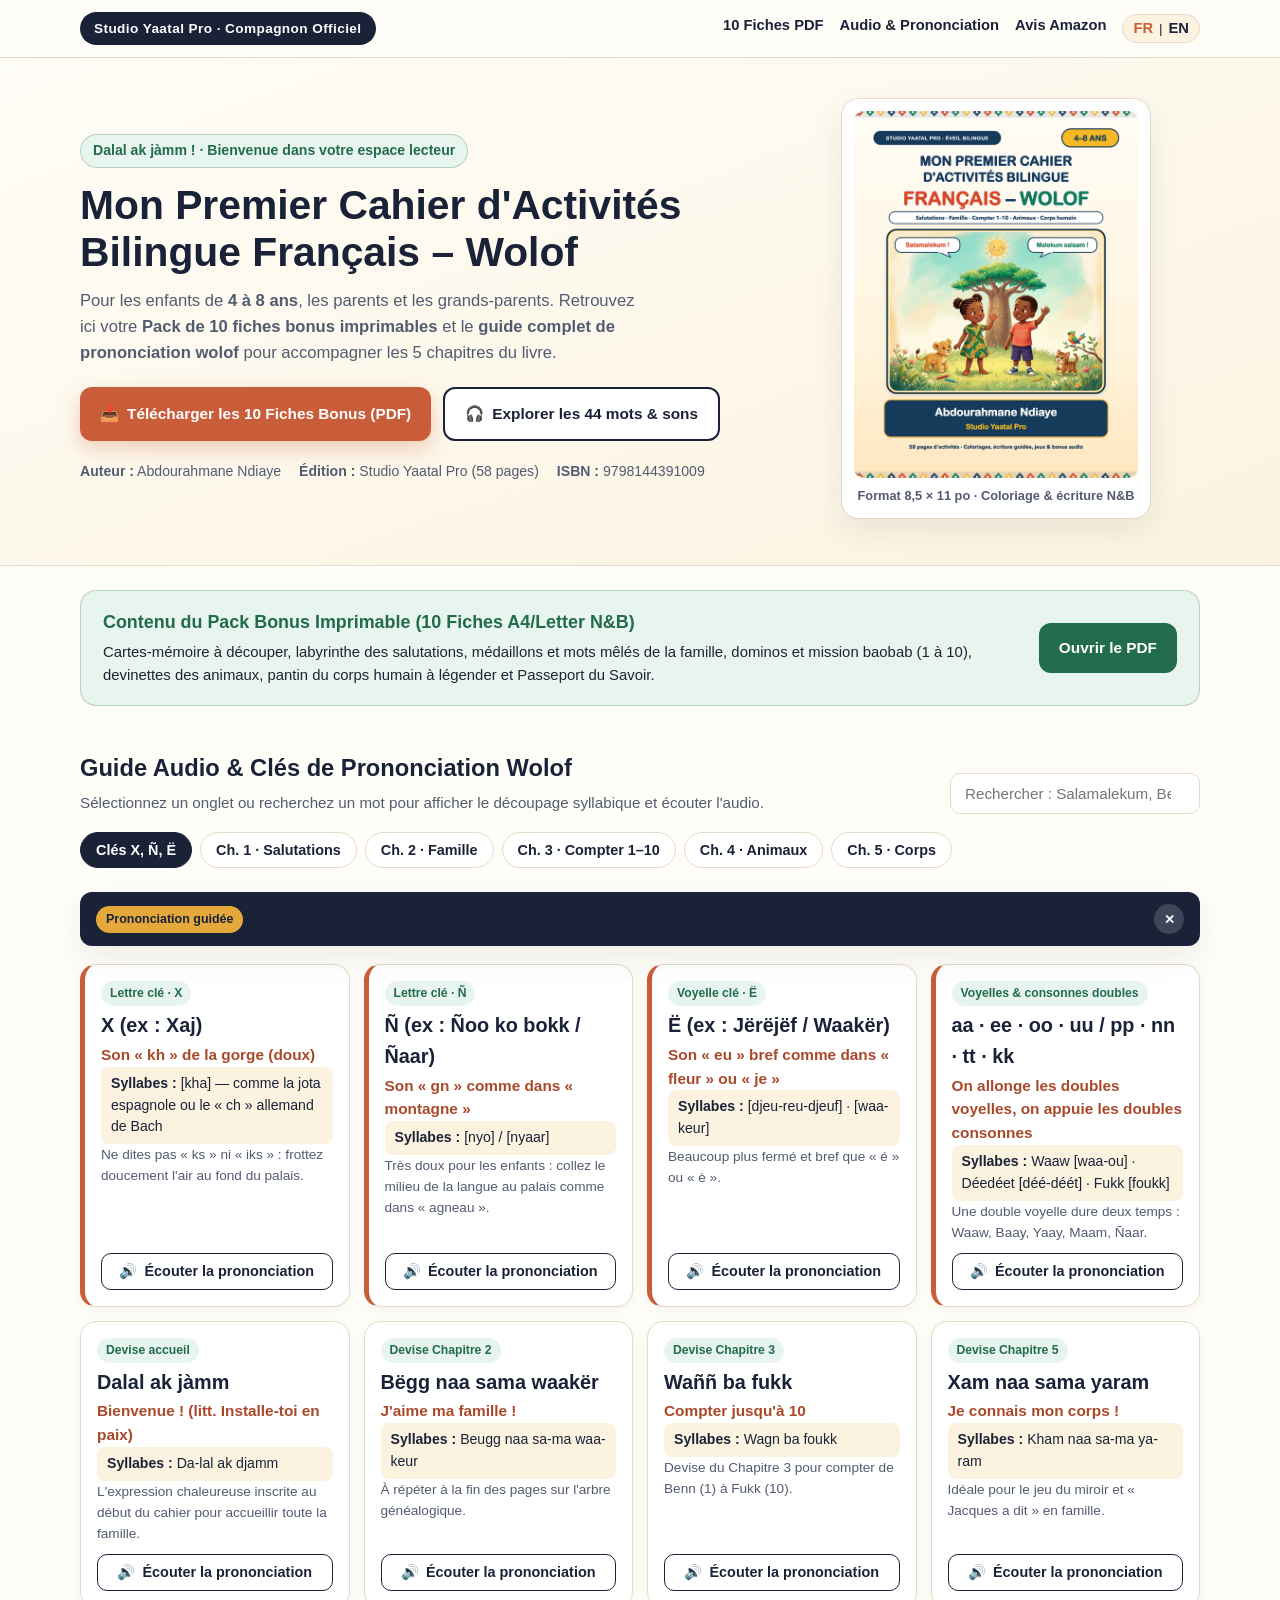
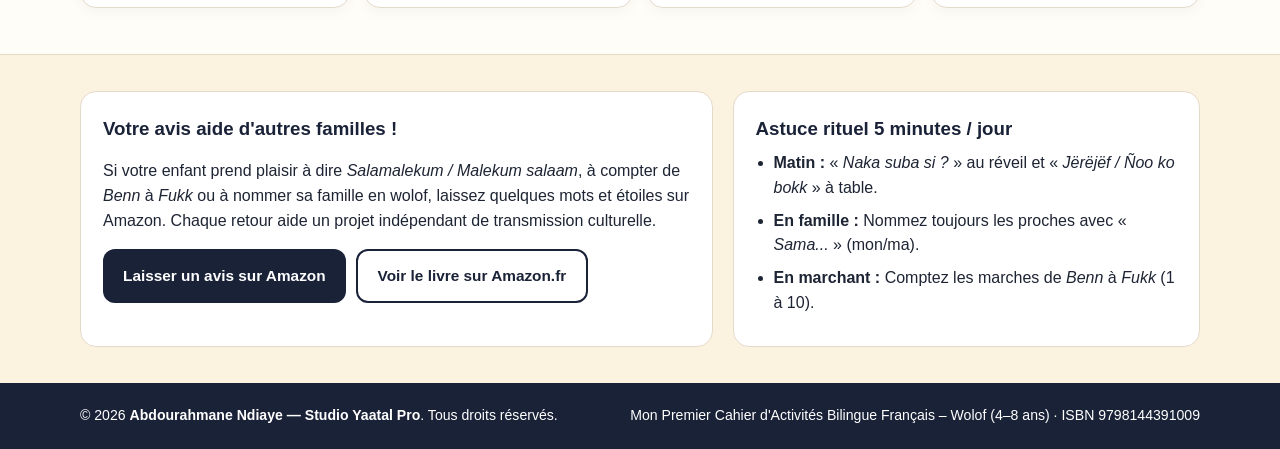
<file: index.html>
<!DOCTYPE html>
<html lang="fr">
<head>
  <meta charset="UTF-8">
  <meta name="viewport" content="width=device-width, initial-scale=1.0">
  <title>Espace Compagnon & Audio Wolof — Studio Yaatal Pro</title>
  <meta name="description" content="Téléchargez les 10 fiches bonus imprimables et écoutez la prononciation wolof du cahier bilingue Français – Wolof (4–8 ans) d'Abdourahmane Ndiaye — Studio Yaatal Pro.">
  <link rel="icon" href="data:image/svg+xml,<svg xmlns='http://www.w3.org/2000/svg' viewBox='0 0 64 64'><rect width='64' height='64' rx='14' fill='%231A2238'/><text x='32' y='44' font-size='34' font-family='sans-serif' font-weight='bold' text-anchor='middle' fill='%23E5A93B'>Y</text></svg>">
  <link rel="stylesheet" href="./styles.css">
</head>
<body>
  <header class="site-header">
    <div class="container header-inner">
      <div class="brand-pill">Studio Yaatal Pro · Compagnon Officiel</div>
      <nav class="quick-nav" aria-label="Navigation rapide">
        <a href="#fiches-bonus">10 Fiches PDF</a>
        <a href="#prononciation">Audio &amp; Prononciation</a>
        <a href="#avis-amazon">Avis Amazon</a>
        <span class="lang-switch" aria-label="Choix de langue">
          <a href="/" class="lang-active" aria-current="page">FR</a>
          <span aria-hidden="true">|</span>
          <a href="/en">EN</a>
        </span>
      </nav>
    </div>
  </header>

  <main>
    <!-- Hero -->
    <section class="hero">
      <div class="container hero-grid">
        <div class="hero-copy">
          <div class="welcome-tag">Dalal ak jàmm ! · Bienvenue dans votre espace lecteur</div>
          <h1>Mon Premier Cahier d'Activités Bilingue Français – Wolof</h1>
          <p class="hero-subtitle">
            Pour les enfants de <strong>4 à 8 ans</strong>, les parents et les grands-parents.
            Retrouvez ici votre <strong>Pack de 10 fiches bonus imprimables</strong> et le
            <strong>guide complet de prononciation wolof</strong> pour accompagner les 5 chapitres du livre.
          </p>
          <div class="hero-actions" id="fiches-bonus">
            <a class="btn-primary" href="./downloads/pack_10_fiches_bonus_yaatal_pro.pdf" download="pack_10_fiches_bonus_yaatal_pro.pdf">
              <span aria-hidden="true">📥</span>
              Télécharger les 10 Fiches Bonus (PDF)
            </a>
            <a class="btn-secondary" href="#prononciation">
              <span aria-hidden="true">🎧</span>
              Explorer les 44 mots &amp; sons
            </a>
          </div>
          <div class="hero-meta">
            <span><strong>Auteur :</strong> Abdourahmane Ndiaye</span>
            <span><strong>Édition :</strong> Studio Yaatal Pro (58 pages)</span>
            <span><strong>ISBN :</strong> 9798144391009</span>
          </div>
        </div>

        <div class="hero-visual">
          <div class="cover-card">
            <img
              src="./assets/cover-preview.png"
              alt="Couverture du livre Mon Premier Cahier d'Activités Bilingue Français – Wolof (4–8 ans)"
              width="300"
              height="388"
            >
            <div class="cover-caption">Format 8,5 × 11 po · Coloriage &amp; écriture N&amp;B</div>
          </div>
        </div>
      </div>
    </section>

    <!-- Résumé du Pack Bonus -->
    <section class="bonus-summary">
      <div class="container">
        <div class="summary-banner">
          <div>
            <h2>Contenu du Pack Bonus Imprimable (10 Fiches A4/Letter N&amp;B)</h2>
            <p>Cartes-mémoire à découper, labyrinthe des salutations, médaillons et mots mêlés de la famille, dominos et mission baobab (1 à 10), devinettes des animaux, pantin du corps humain à légender et Passeport du Savoir.</p>
          </div>
          <a class="btn-emerald" href="./downloads/pack_10_fiches_bonus_yaatal_pro.pdf" target="_blank" rel="noopener">
            Ouvrir le PDF
          </a>
        </div>
      </div>
    </section>

    <!-- Explorateur Audio & Prononciation -->
    <section class="explorer-section" id="prononciation">
      <div class="container">
        <div class="section-head">
          <div>
            <h2>Guide Audio &amp; Clés de Prononciation Wolof</h2>
            <p>Sélectionnez un onglet ou recherchez un mot pour afficher le découpage syllabique et écouter l'audio.</p>
          </div>
          <div class="search-wrap">
            <label for="word-search" class="sr-only">Rechercher un mot en wolof ou en français</label>
            <input
              id="word-search"
              type="search"
              placeholder="Rechercher : Salamalekum, Benn..."
              autocomplete="off"
            >
          </div>
        </div>

        <div class="tabs-bar" role="tablist" aria-label="Chapitres du cahier">
          <button class="tab-btn active" role="tab" aria-selected="true" data-tab="cles">
            Clés X, Ñ, Ë
          </button>
          <button class="tab-btn" role="tab" aria-selected="false" data-tab="ch1">
            Ch. 1 · Salutations
          </button>
          <button class="tab-btn" role="tab" aria-selected="false" data-tab="ch2">
            Ch. 2 · Famille
          </button>
          <button class="tab-btn" role="tab" aria-selected="false" data-tab="ch3">
            Ch. 3 · Compter 1–10
          </button>
          <button class="tab-btn" role="tab" aria-selected="false" data-tab="ch4">
            Ch. 4 · Animaux
          </button>
          <button class="tab-btn" role="tab" aria-selected="false" data-tab="ch5">
            Ch. 5 · Corps
          </button>
        </div>

        <!-- Bandeau lecteur actif / repli phonétique -->
        <div id="audio-status-banner" class="audio-banner" role="status" aria-live="polite" hidden>
          <div class="audio-banner-badge" id="audio-banner-mode">Prononciation guidée</div>
          <div class="audio-banner-body">
            <strong id="audio-banner-word"></strong>
            <span id="audio-banner-text"></span>
          </div>
          <button type="button" class="audio-banner-close" id="audio-banner-close" aria-label="Fermer le lecteur">✕</button>
        </div>

        <!-- Grille dynamique -->
        <div id="explorer-content" class="cards-grid"></div>
      </div>
    </section>

    <!-- Avis Amazon & Famille -->
    <section class="community-section" id="avis-amazon">
      <div class="container community-grid">
        <div class="community-card">
          <h3>Votre avis aide d'autres familles !</h3>
          <p>
            Si votre enfant prend plaisir à dire <em>Salamalekum / Malekum salaam</em>, à compter de <em>Benn</em> à <em>Fukk</em> ou à nommer sa famille en wolof, laissez quelques mots et étoiles sur Amazon. Chaque retour aide un projet indépendant de transmission culturelle.
          </p>
          <div style="display: flex; flex-wrap: wrap; gap: 10px; margin-top: 10px;">
            <a class="btn-terracotta" style="margin-top: 0;" href="https://www.amazon.fr/review/create-review/?asin=B0HSW2Y1KH" target="_blank" rel="noopener">
              Laisser un avis sur Amazon
            </a>
            <a class="btn-secondary" href="https://www.amazon.fr/dp/B0HSW2Y1KH" target="_blank" rel="noopener">
              Voir le livre sur Amazon.fr
            </a>
          </div>
        </div>
        <div class="community-card tip-card">
          <h3>Astuce rituel 5 minutes / jour</h3>
          <ul class="ritual-list">
            <li><strong>Matin :</strong> « <em>Naka suba si ?</em> » au réveil et « <em>Jërëjëf / Ñoo ko bokk</em> » à table.</li>
            <li><strong>En famille :</strong> Nommez toujours les proches avec « <em>Sama...</em> » (mon/ma).</li>
            <li><strong>En marchant :</strong> Comptez les marches de <em>Benn</em> à <em>Fukk</em> (1 à 10).</li>
          </ul>
        </div>
      </div>
    </section>
  </main>

  <footer class="site-footer">
    <div class="container footer-inner">
      <p>© 2026 <strong>Abdourahmane Ndiaye — Studio Yaatal Pro</strong>. Tous droits réservés.</p>
      <p>Mon Premier Cahier d'Activités Bilingue Français – Wolof (4–8 ans) · ISBN 9798144391009</p>
    </div>
  </footer>

  <script src="./app.js" defer></script>
</body>
</html>
</file>
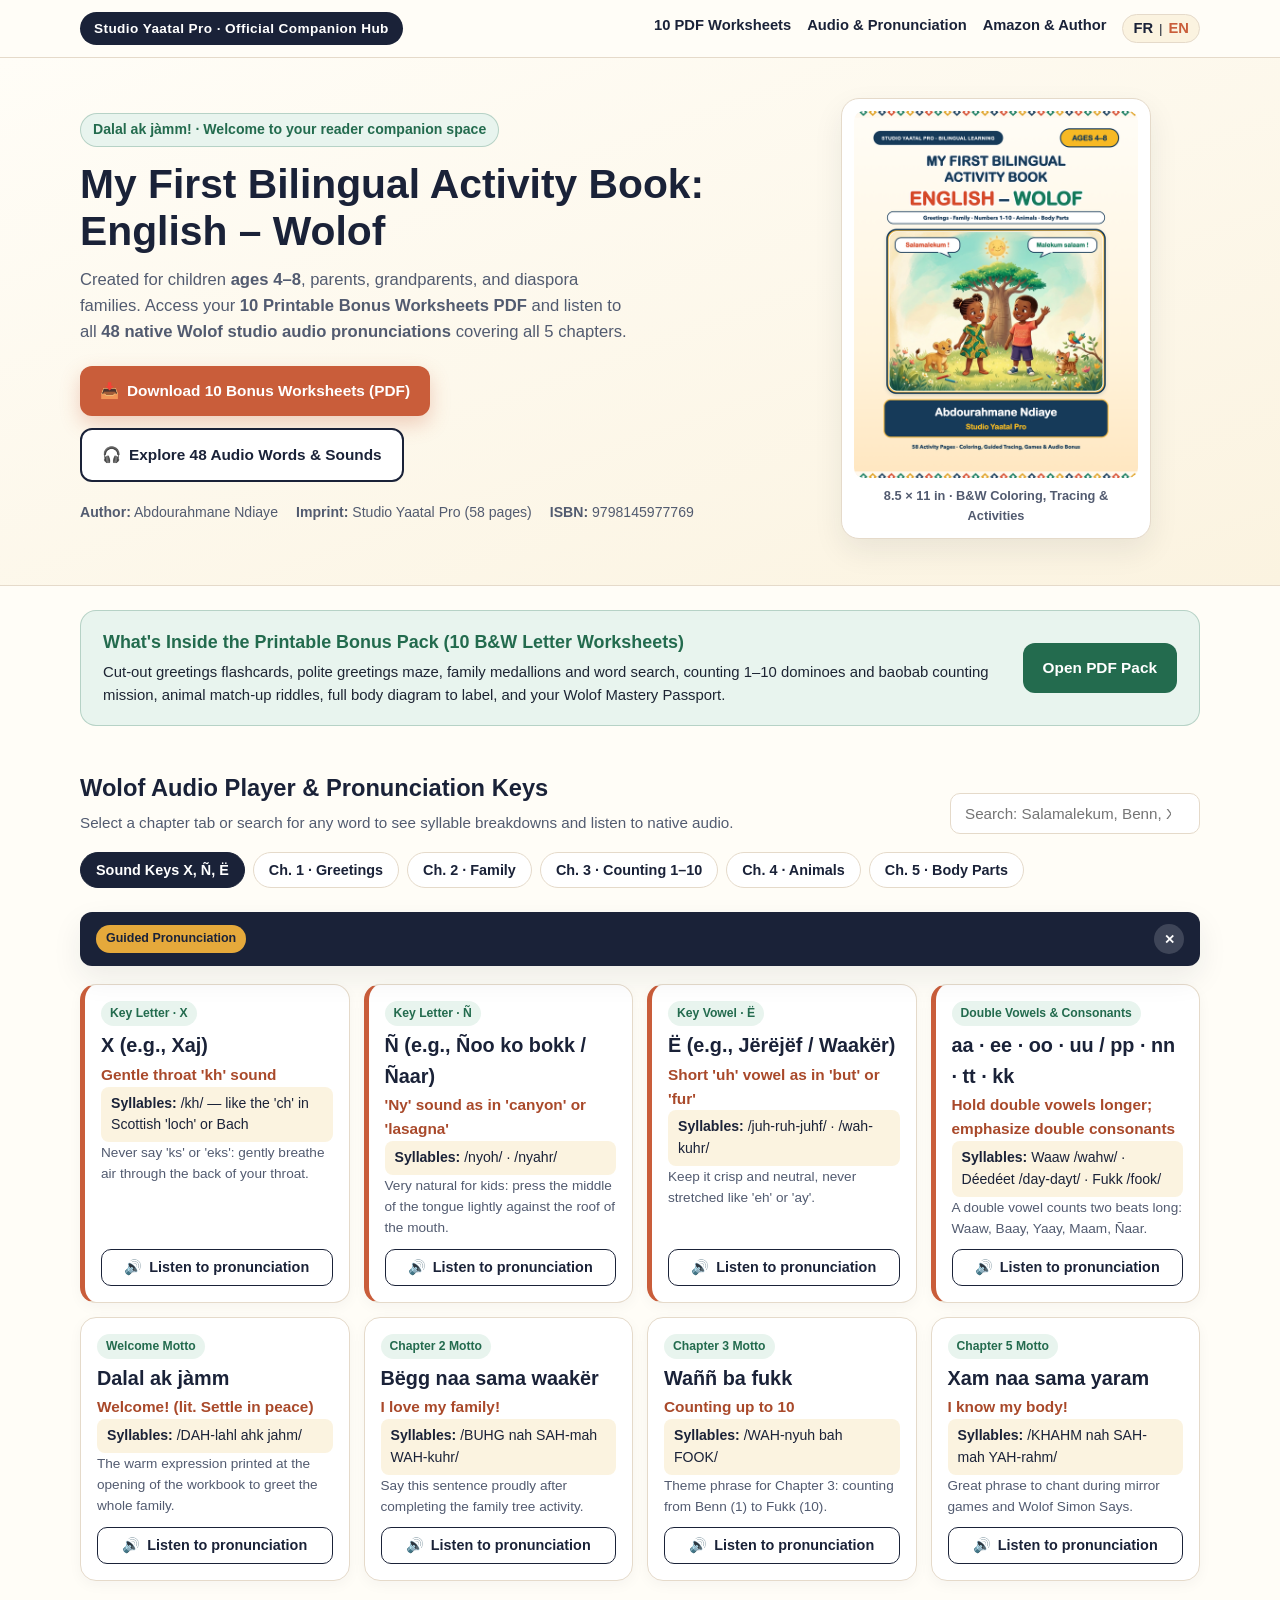
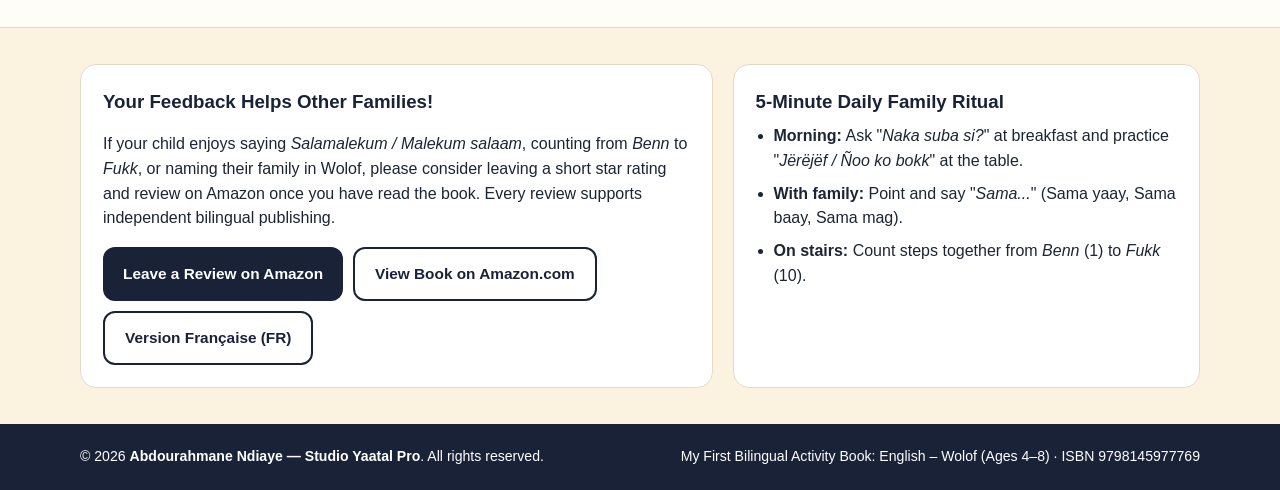
<file: en/index.html>
<!DOCTYPE html>
<html lang="en">
<head>
  <meta charset="UTF-8">
  <meta name="viewport" content="width=device-width, initial-scale=1.0">
  <title>Companion Hub &amp; Wolof Audio Guide — Studio Yaatal Pro</title>
  <meta name="description" content="Download the 10 printable bonus worksheets and listen to native Wolof audio pronunciation for My First Bilingual Activity Book: English – Wolof (Ages 4–8) by Abdourahmane Ndiaye — Studio Yaatal Pro.">
  <link rel="icon" href="data:image/svg+xml,<svg xmlns='http://www.w3.org/2000/svg' viewBox='0 0 64 64'><rect width='64' height='64' rx='14' fill='%231A2238'/><text x='32' y='44' font-size='34' font-family='sans-serif' font-weight='bold' text-anchor='middle' fill='%23E5A93B'>Y</text></svg>">
  <link rel="stylesheet" href="/styles.css">
</head>
<body>
  <header class="site-header">
    <div class="container header-inner">
      <div class="brand-pill">Studio Yaatal Pro · Official Companion Hub</div>
      <nav class="quick-nav" aria-label="Quick navigation">
        <a href="#bonus-worksheets">10 PDF Worksheets</a>
        <a href="#pronunciation">Audio &amp; Pronunciation</a>
        <a href="#amazon-review">Amazon &amp; Author</a>
        <span class="lang-switch" aria-label="Language switcher">
          <a href="/">FR</a>
          <span aria-hidden="true">|</span>
          <a href="/en" class="lang-active" aria-current="page">EN</a>
        </span>
      </nav>
    </div>
  </header>

  <main>
    <!-- Hero -->
    <section class="hero">
      <div class="container hero-grid">
        <div class="hero-copy">
          <div class="welcome-tag">Dalal ak jàmm! · Welcome to your reader companion space</div>
          <h1>My First Bilingual Activity Book: English – Wolof</h1>
          <p class="hero-subtitle">
            Created for children <strong>ages 4–8</strong>, parents, grandparents, and diaspora families.
            Access your <strong>10 Printable Bonus Worksheets PDF</strong> and listen to all
            <strong>48 native Wolof studio audio pronunciations</strong> covering all 5 chapters.
          </p>
          <div class="hero-actions" id="bonus-worksheets">
            <a class="btn-primary" href="/downloads/pack_10_bonus_worksheets_en_yaatal_pro.pdf" download="pack_10_bonus_worksheets_en_yaatal_pro.pdf">
              <span aria-hidden="true">📥</span>
              Download 10 Bonus Worksheets (PDF)
            </a>
            <a class="btn-secondary" href="#pronunciation">
              <span aria-hidden="true">🎧</span>
              Explore 48 Audio Words &amp; Sounds
            </a>
          </div>
          <div class="hero-meta">
            <span><strong>Author:</strong> Abdourahmane Ndiaye</span>
            <span><strong>Imprint:</strong> Studio Yaatal Pro (58 pages)</span>
            <span><strong>ISBN:</strong> 9798145977769</span>
          </div>
        </div>

        <div class="hero-visual">
          <div class="cover-card">
            <img
              src="/assets/cover-preview-en.png"
              alt="Cover of My First Bilingual Activity Book: English – Wolof (Ages 4–8)"
              width="300"
              height="388"
            >
            <div class="cover-caption">8.5 × 11 in · B&amp;W Coloring, Tracing &amp; Activities</div>
          </div>
        </div>
      </div>
    </section>

    <!-- Bonus Pack Summary -->
    <section class="bonus-summary">
      <div class="container">
        <div class="summary-banner">
          <div>
            <h2>What's Inside the Printable Bonus Pack (10 B&amp;W Letter Worksheets)</h2>
            <p>Cut-out greetings flashcards, polite greetings maze, family medallions and word search, counting 1–10 dominoes and baobab counting mission, animal match-up riddles, full body diagram to label, and your Wolof Mastery Passport.</p>
          </div>
          <a class="btn-emerald" href="/downloads/pack_10_bonus_worksheets_en_yaatal_pro.pdf" target="_blank" rel="noopener">
            Open PDF Pack
          </a>
        </div>
      </div>
    </section>

    <!-- Audio & Pronunciation Explorer -->
    <section class="explorer-section" id="pronunciation">
      <div class="container">
        <div class="section-head">
          <div>
            <h2>Wolof Audio Player &amp; Pronunciation Keys</h2>
            <p>Select a chapter tab or search for any word to see syllable breakdowns and listen to native audio.</p>
          </div>
          <div class="search-wrap">
            <label for="word-search" class="sr-only">Search a word in Wolof or English</label>
            <input
              id="word-search"
              type="search"
              placeholder="Search: Salamalekum, Benn, Xaj..."
              autocomplete="off"
            >
          </div>
        </div>

        <div class="tabs-bar" role="tablist" aria-label="Workbook chapters">
          <button class="tab-btn active" role="tab" aria-selected="true" data-tab="cles">
            Sound Keys X, Ñ, Ë
          </button>
          <button class="tab-btn" role="tab" aria-selected="false" data-tab="ch1">
            Ch. 1 · Greetings
          </button>
          <button class="tab-btn" role="tab" aria-selected="false" data-tab="ch2">
            Ch. 2 · Family
          </button>
          <button class="tab-btn" role="tab" aria-selected="false" data-tab="ch3">
            Ch. 3 · Counting 1–10
          </button>
          <button class="tab-btn" role="tab" aria-selected="false" data-tab="ch4">
            Ch. 4 · Animals
          </button>
          <button class="tab-btn" role="tab" aria-selected="false" data-tab="ch5">
            Ch. 5 · Body Parts
          </button>
        </div>

        <div id="audio-status-banner" class="audio-banner" role="status" aria-live="polite" hidden>
          <div class="audio-banner-badge" id="audio-banner-mode">Guided Pronunciation</div>
          <div class="audio-banner-body">
            <strong id="audio-banner-word"></strong>
            <span id="audio-banner-text"></span>
          </div>
          <button type="button" class="audio-banner-close" id="audio-banner-close" aria-label="Close player banner">✕</button>
        </div>

        <div id="explorer-content" class="cards-grid"></div>
      </div>
    </section>

    <!-- Amazon Review & Family Ritual -->
    <section class="community-section" id="amazon-review">
      <div class="container community-grid">
        <div class="community-card">
          <h3>Your Feedback Helps Other Families!</h3>
          <p>
            If your child enjoys saying <em>Salamalekum / Malekum salaam</em>, counting from <em>Benn</em> to <em>Fukk</em>, or naming their family in Wolof, please consider leaving a short star rating and review on Amazon once you have read the book. Every review supports independent bilingual publishing.
          </p>
          <div style="display: flex; flex-wrap: wrap; gap: 10px; margin-top: 10px;">
            <a class="btn-terracotta" style="margin-top: 0;" href="https://www.amazon.com/review/create-review/?asin=B0HSYDM5VQ" target="_blank" rel="noopener">
              Leave a Review on Amazon
            </a>
            <a class="btn-secondary" href="https://www.amazon.com/dp/B0HSYDM5VQ" target="_blank" rel="noopener">
              View Book on Amazon.com
            </a>
            <a class="btn-secondary" href="/">
              Version Française (FR)
            </a>
          </div>
        </div>
        <div class="community-card tip-card">
          <h3>5-Minute Daily Family Ritual</h3>
          <ul class="ritual-list">
            <li><strong>Morning:</strong> Ask "<em>Naka suba si?</em>" at breakfast and practice "<em>Jërëjëf / Ñoo ko bokk</em>" at the table.</li>
            <li><strong>With family:</strong> Point and say "<em>Sama...</em>" (Sama yaay, Sama baay, Sama mag).</li>
            <li><strong>On stairs:</strong> Count steps together from <em>Benn</em> (1) to <em>Fukk</em> (10).</li>
          </ul>
        </div>
      </div>
    </section>
  </main>

  <footer class="site-footer">
    <div class="container footer-inner">
      <p>© 2026 <strong>Abdourahmane Ndiaye — Studio Yaatal Pro</strong>. All rights reserved.</p>
      <p>My First Bilingual Activity Book: English – Wolof (Ages 4–8) · ISBN 9798145977769</p>
    </div>
  </footer>

  <script src="/en/app.js" defer></script>
</body>
</html>
</file>
<file: styles.css>
:root {
  --cream: #FFFDF7;
  --cream-warm: #FBF3E0;
  --indigo: #1A2238;
  --indigo-soft: #2A3556;
  --terracotta: #C95D3A;
  --terracotta-dark: #A9492A;
  --emerald: #236B4E;
  --emerald-soft: #E8F4EE;
  --gold: #E5A93B;
  --ink: #1D2433;
  --muted: #525B70;
  --border: #E5DACA;
  --radius: 16px;
  --shadow: 0 12px 30px rgba(26, 34, 56, 0.08);
}

* {
  box-sizing: border-box;
}

html {
  scroll-behavior: smooth;
}

body {
  margin: 0;
  font-family: -apple-system, BlinkMacSystemFont, "Avenir Next", "Segoe UI", Roboto, sans-serif;
  background: var(--cream);
  color: var(--ink);
  line-height: 1.55;
}

.sr-only {
  position: absolute;
  width: 1px;
  height: 1px;
  padding: 0;
  margin: -1px;
  overflow: hidden;
  clip: rect(0, 0, 0, 0);
  white-space: nowrap;
  border: 0;
}

.container {
  width: min(1120px, 92%);
  margin: 0 auto;
}

/* Header */
.site-header {
  background: #FFFDF7;
  border-bottom: 1px solid var(--border);
  position: relative;
}

.header-inner {
  display: flex;
  align-items: center;
  justify-content: space-between;
  gap: 16px;
  padding: 12px 0;
  flex-wrap: wrap;
}

.brand-pill {
  background: var(--indigo);
  color: #FFFFFF;
  font-weight: 700;
  font-size: 0.85rem;
  letter-spacing: 0.03em;
  padding: 6px 14px;
  border-radius: 999px;
}

.quick-nav {
  display: flex;
  gap: 16px;
  flex-wrap: wrap;
}

.quick-nav a {
  color: var(--indigo);
  text-decoration: none;
  font-weight: 600;
  font-size: 0.92rem;
}

.quick-nav a:hover {
  color: var(--terracotta);
}

/* Hero */
.hero {
  background: linear-gradient(160deg, var(--cream) 0%, var(--cream-warm) 100%);
  padding: 40px 0 46px;
  border-bottom: 1px solid var(--border);
}

.hero-grid {
  display: grid;
  grid-template-columns: 1.25fr 0.75fr;
  gap: 32px;
  align-items: center;
}

.welcome-tag {
  display: inline-block;
  background: var(--emerald-soft);
  color: var(--emerald);
  border: 1px solid rgba(35, 107, 78, 0.25);
  font-weight: 700;
  font-size: 0.88rem;
  padding: 5px 12px;
  border-radius: 999px;
  margin-bottom: 14px;
}

.hero h1 {
  margin: 0 0 12px;
  font-size: clamp(1.75rem, 3.2vw, 2.55rem);
  line-height: 1.15;
  color: var(--indigo);
  font-weight: 800;
}

.hero-subtitle {
  margin: 0 0 22px;
  font-size: 1.04rem;
  color: var(--muted);
  max-width: 60ch;
}

.hero-actions {
  display: flex;
  flex-wrap: wrap;
  gap: 12px;
  margin-bottom: 20px;
}

.btn-primary,
.btn-secondary,
.btn-emerald,
.btn-terracotta {
  display: inline-flex;
  align-items: center;
  justify-content: center;
  gap: 8px;
  padding: 13px 20px;
  border-radius: 12px;
  font-weight: 700;
  font-size: 0.96rem;
  text-decoration: none;
  border: none;
  cursor: pointer;
  transition: transform 0.15s ease, background-color 0.15s ease;
}

.btn-primary {
  background: var(--terracotta);
  color: #FFFFFF;
  box-shadow: 0 8px 20px rgba(201, 93, 58, 0.28);
}

.btn-primary:hover {
  background: var(--terracotta-dark);
  transform: translateY(-1px);
}

.btn-secondary {
  background: #FFFFFF;
  color: var(--indigo);
  border: 2px solid var(--indigo);
}

.btn-secondary:hover {
  background: var(--indigo);
  color: #FFFFFF;
}

.btn-emerald {
  background: var(--emerald);
  color: #FFFFFF;
  white-space: nowrap;
}

.btn-terracotta {
  background: var(--indigo);
  color: #FFFFFF;
  margin-top: 8px;
}

.hero-meta {
  display: flex;
  flex-wrap: wrap;
  gap: 10px 18px;
  font-size: 0.88rem;
  color: var(--muted);
}

.hero-visual {
  display: flex;
  justify-content: center;
}

.cover-card {
  background: #FFFFFF;
  padding: 12px;
  border-radius: 18px;
  border: 1px solid var(--border);
  box-shadow: var(--shadow);
  text-align: center;
  max-width: 310px;
}

.cover-card img {
  width: 100%;
  height: auto;
  border-radius: 10px;
  display: block;
}

.cover-caption {
  margin-top: 8px;
  font-size: 0.8rem;
  font-weight: 600;
  color: var(--muted);
}

/* Bonus Summary Banner */
.bonus-summary {
  padding: 24px 0 10px;
}

.summary-banner {
  background: var(--emerald-soft);
  border: 1.5px solid rgba(35, 107, 78, 0.25);
  border-radius: var(--radius);
  padding: 18px 22px;
  display: flex;
  align-items: center;
  justify-content: space-between;
  gap: 20px;
}

.summary-banner h2 {
  margin: 0 0 4px;
  font-size: 1.12rem;
  color: var(--emerald);
}

.summary-banner p {
  margin: 0;
  font-size: 0.93rem;
  color: var(--ink);
}

/* Explorer */
.explorer-section {
  padding: 34px 0 46px;
}

.section-head {
  display: flex;
  align-items: flex-end;
  justify-content: space-between;
  gap: 16px;
  margin-bottom: 18px;
  flex-wrap: wrap;
}

.section-head h2 {
  margin: 0 0 4px;
  font-size: 1.48rem;
  color: var(--indigo);
}

.section-head p {
  margin: 0;
  color: var(--muted);
  font-size: 0.95rem;
}

.search-wrap input {
  width: min(320px, 100%);
  min-width: 250px;
  padding: 11px 14px;
  border: 1.5px solid var(--border);
  border-radius: 10px;
  font-size: 0.95rem;
  background: #FFFFFF;
  color: var(--ink);
}

.search-wrap input:focus {
  outline: 2px solid var(--terracotta);
  border-color: var(--terracotta);
}

.tabs-bar {
  display: flex;
  gap: 8px;
  overflow-x: auto;
  padding-bottom: 8px;
  margin-bottom: 16px;
}

.tab-btn {
  border: 1.5px solid var(--border);
  background: #FFFFFF;
  color: var(--indigo);
  font-weight: 700;
  font-size: 0.9rem;
  padding: 9px 15px;
  border-radius: 999px;
  cursor: pointer;
  white-space: nowrap;
  transition: all 0.15s ease;
}

.tab-btn:hover {
  border-color: var(--indigo);
}

.tab-btn.active {
  background: var(--indigo);
  color: #FFFFFF;
  border-color: var(--indigo);
}

/* Audio Banner */
.audio-banner {
  background: var(--indigo);
  color: #FFFFFF;
  border-radius: 12px;
  padding: 12px 16px;
  margin-bottom: 18px;
  display: flex;
  align-items: center;
  flex-wrap: wrap;
  gap: 10px 12px;
  box-shadow: var(--shadow);
  position: relative;
}

.audio-banner-badge {
  background: var(--gold);
  color: var(--indigo);
  font-weight: 800;
  font-size: 0.78rem;
  padding: 4px 10px;
  border-radius: 999px;
  white-space: nowrap;
}

.audio-banner-body {
  flex: 1;
  display: flex;
  flex-direction: column;
  font-size: 0.94rem;
}

.audio-banner-close {
  background: rgba(255, 255, 255, 0.16);
  color: #FFFFFF;
  border: none;
  width: 30px;
  height: 30px;
  border-radius: 999px;
  cursor: pointer;
  font-weight: 700;
}

/* Word Cards */
.cards-grid {
  display: grid;
  grid-template-columns: repeat(auto-fill, minmax(265px, 1fr));
  gap: 14px;
}

.word-card {
  background: #FFFFFF;
  border: 1.5px solid var(--border);
  border-radius: var(--radius);
  padding: 16px;
  display: flex;
  flex-direction: column;
  justify-content: space-between;
  gap: 10px;
  box-shadow: 0 4px 14px rgba(26, 34, 56, 0.04);
}

.word-card.key-card {
  border-left: 5px solid var(--terracotta);
}

.word-top {
  display: flex;
  justify-content: space-between;
  align-items: flex-start;
  gap: 8px;
}

.word-tag {
  font-size: 0.76rem;
  font-weight: 700;
  color: var(--emerald);
  background: var(--emerald-soft);
  padding: 3px 9px;
  border-radius: 999px;
}

.word-wolof {
  font-size: 1.24rem;
  font-weight: 800;
  color: var(--indigo);
  margin: 4px 0 2px;
}

.word-fr {
  font-size: 0.96rem;
  font-weight: 600;
  color: var(--terracotta-dark);
}

.word-phonetic {
  background: var(--cream-warm);
  border-radius: 8px;
  padding: 6px 10px;
  font-size: 0.88rem;
  color: var(--indigo);
}

.word-tip {
  font-size: 0.85rem;
  color: var(--muted);
}

.listen-btn {
  width: 100%;
  border: 1.5px solid var(--indigo);
  background: #FFFFFF;
  color: var(--indigo);
  font-weight: 700;
  font-size: 0.9rem;
  padding: 9px 12px;
  border-radius: 10px;
  cursor: pointer;
  display: flex;
  align-items: center;
  justify-content: center;
  gap: 7px;
  transition: background-color 0.15s ease, color 0.15s ease;
}

.listen-btn:hover,
.listen-btn.playing {
  background: var(--indigo);
  color: #FFFFFF;
}

.empty-state {
  grid-column: 1 / -1;
  text-align: center;
  padding: 28px;
  background: #FFFFFF;
  border: 1.5px dashed var(--border);
  border-radius: var(--radius);
  color: var(--muted);
}

/* Community & Footer */
.community-section {
  background: var(--cream-warm);
  border-top: 1px solid var(--border);
  padding: 36px 0;
}

.community-grid {
  display: grid;
  grid-template-columns: 1.15fr 0.85fr;
  gap: 20px;
}

.community-card {
  background: #FFFFFF;
  border: 1px solid var(--border);
  border-radius: var(--radius);
  padding: 22px;
}

.community-card h3 {
  margin: 0 0 8px;
  color: var(--indigo);
}

.ritual-list {
  margin: 0;
  padding-left: 18px;
}

.ritual-list li {
  margin-bottom: 8px;
}

.site-footer {
  background: var(--indigo);
  color: #FFFFFF;
  padding: 22px 0;
  font-size: 0.88rem;
}

.footer-inner {
  display: flex;
  justify-content: space-between;
  flex-wrap: wrap;
  gap: 8px;
}

.footer-inner p {
  margin: 0;
}

@media (max-width: 820px) {
  .hero-grid,
  .community-grid,
  .summary-banner {
    grid-template-columns: 1fr;
    flex-direction: column;
    align-items: flex-start;
  }

  .hero {
    padding: 26px 0 32px;
  }

  .cover-card {
    max-width: 240px;
  }
}

.lang-switch {
  display: inline-flex;
  align-items: center;
  gap: 6px;
  background: var(--cream-warm);
  border: 1px solid var(--border);
  border-radius: 999px;
  padding: 2px 10px;
  font-size: 0.85rem;
}

.lang-switch a.lang-active {
  color: var(--terracotta);
  font-weight: 800;
}
</file>
